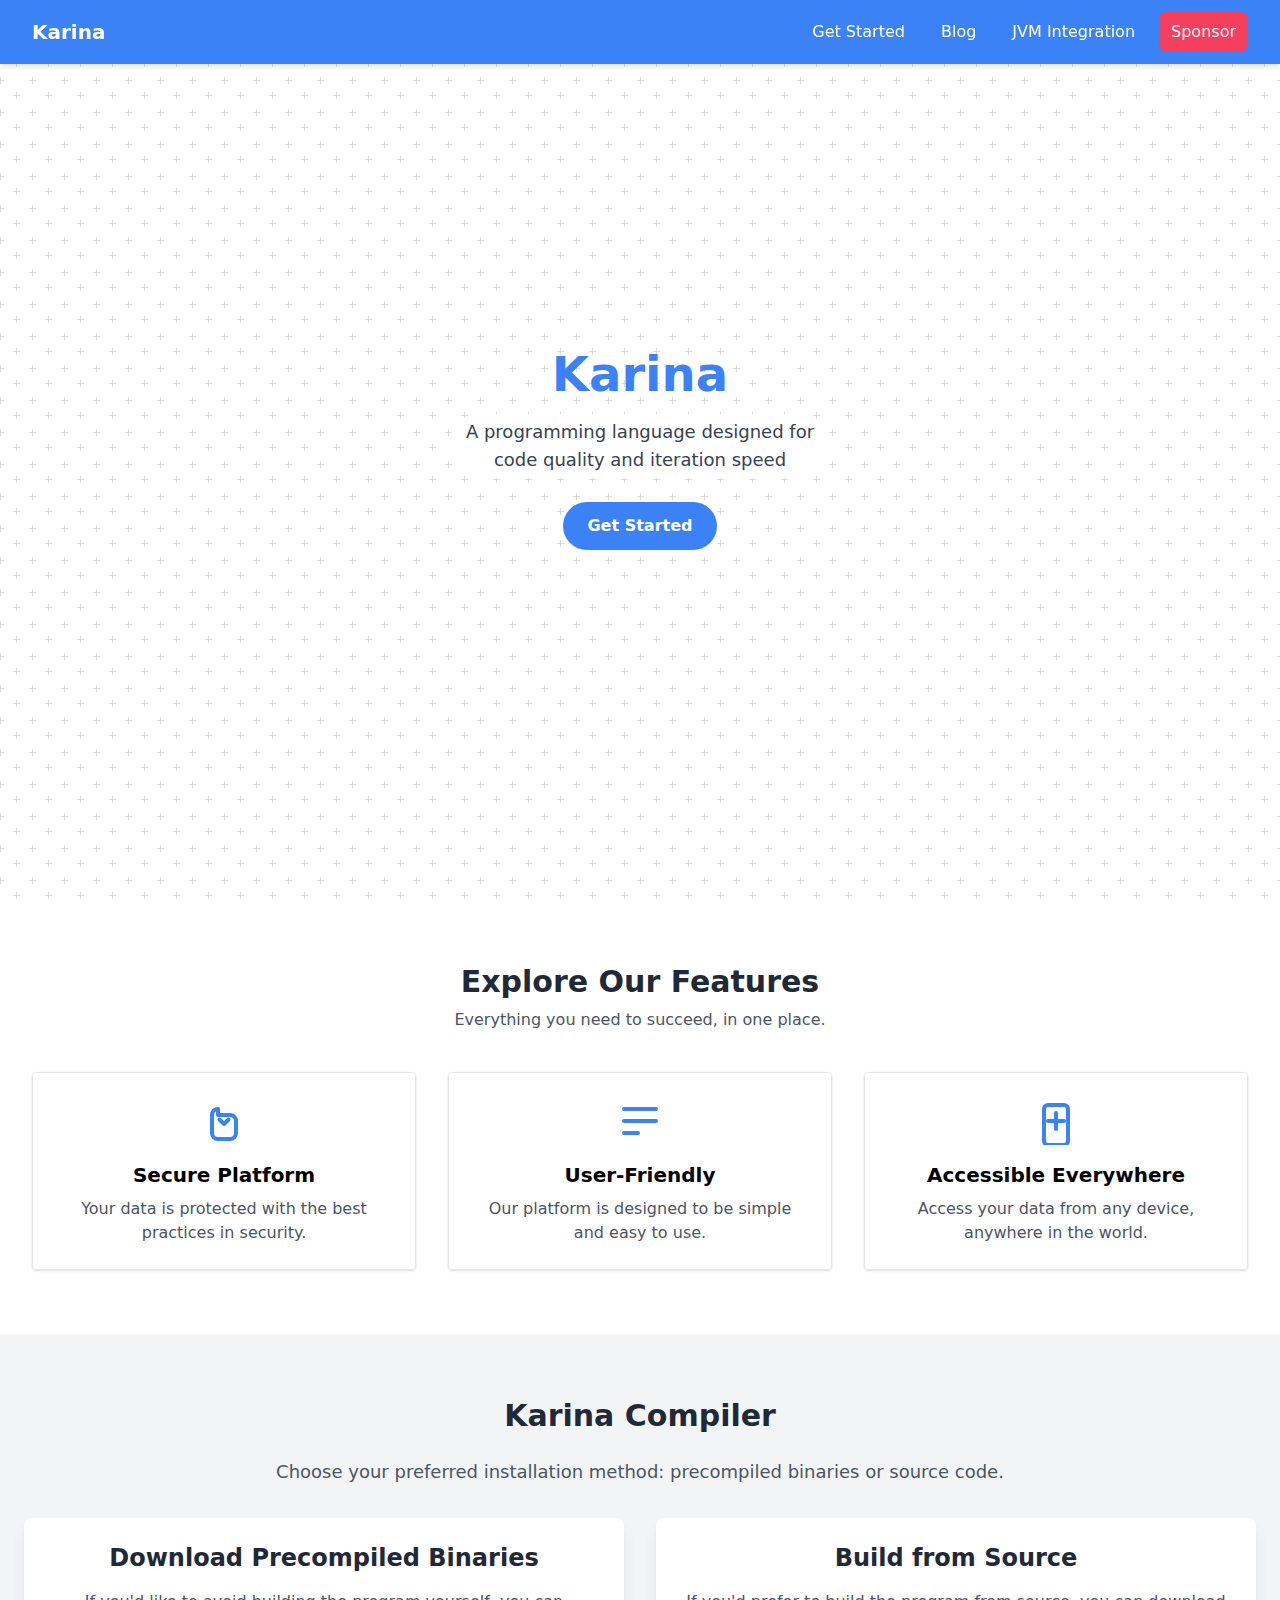
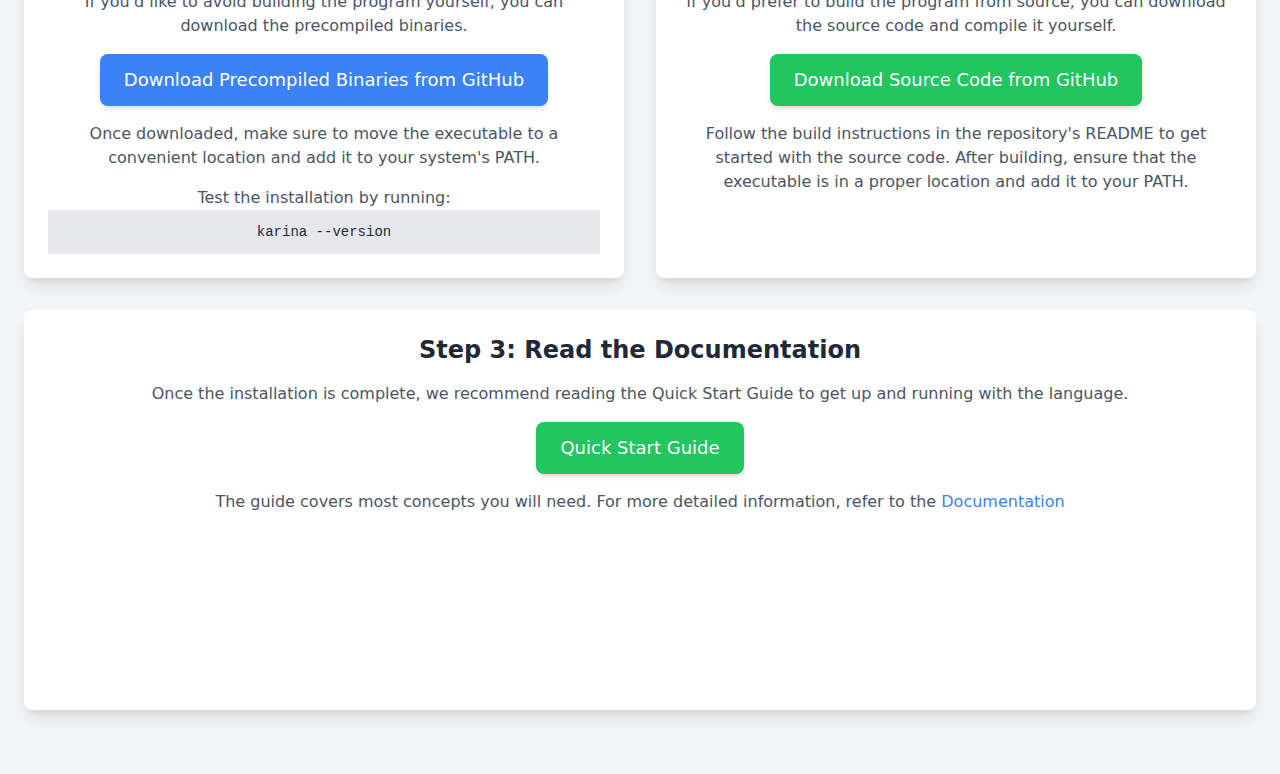
<file: index.html>
<!DOCTYPE html>
<html lang="en" style="scroll-behavior: smooth;">

<head>
  <meta charset="UTF-8">
  <meta name="viewport" content="width=device-width, initial-scale=1.0">
  <title>Karina Programming Language</title>

  <!-- <meta http-equiv="refresh" content="30" > -->
  <script src="tailwind.js"></script>
</head>

<body class="relative min-h-screen ">

  <nav class="bg-blue-500 text-white fixed top-0 left-0 w-full shadow-md z-50">
    <div class="max-w-7xl mx-auto px-4 sm:px-6 lg:px-8">
      <div class="flex justify-between items-center h-16">
        <!-- Logo -->
        <div class="flex-shrink-0">
          <a href="#" class="text-xl font-bold">Karina</a>
        </div>
        <!-- fe8439 -->
        <!-- Links -->
        <div class="hidden md:flex space-x-3">
          <a href="#getstarted" class="hover:bg-blue-600 px-3 py-2 rounded-lg">Get Started</a>
          <a href="blog/blog.html" class="hover:bg-blue-600 px-3 py-2 rounded-lg">Blog</a>
          <a href="#jvm" class="hover:bg-blue-600 px-3 py-2 rounded-lg">JVM Integration</a>
          <a href="#sponsor" class="hover:bg-rose-600 bg-rose-500 px-3 py-2 rounded-lg">Sponsor</a>
        </div>

        <!-- Mobile Menu Button -->
        <div class="md:hidden">
          <button id="mobile-menu-button" class="focus:outline-none">
            <svg class="w-6 h-6" xmlns="http://www.w3.org/2000/svg" fill="none" viewBox="0 0 24 24"
              stroke="currentColor">
              <path stroke-linecap="round" stroke-linejoin="round" stroke-width="2" d="M4 6h16M4 12h16M4 18h16" />
            </svg>
          </button>
        </div>
      </div>
    </div>

    <!-- Mobile Menu -->
    <div id="mobile-menu" class="md:hidden hidden bg-blue-500">
      <a href="#getstarted" class="block px-4 py-2 hover:bg-blue-600">Get Started</a>
      <a href="blog/blog.html" class="block px-4 py-2 hover:bg-blue-600">Blog</a>
      <a href="#jvm" class="block px-4 py-2 hover:bg-blue-600">JVM Integration</a>
      <a href="#sponsor" class="block px-4 py-2 hover:bg-blue-600">Sponsor</a>
    </div>
  </nav>


  <section id="home" class="relative h-screen flex items-center justify-center">

    <div class="text-center">
      <h1 class="text-5xl font-bold text-blue-500">Karina</h1>
      <p class="text-lg text-gray-700 mt-4 max-w-96 bg-white p-1 rounded-full">A programming language designed for code
        quality and iteration speed</p>
      <button class="mt-6 px-6 py-3 bg-blue-500 text-white font-bold rounded-full hover:bg-blue-600"
        onClick="window.location.href='#getstarted'">
        Get Started
      </button>


    </div>
  </section>


  <div class="absolute inset-0 -z-10 bg-fixed bg-white text-black hidden sm:block">

    <div class="h-full w-screen relative flex items-center justify-center"
      style="background-image: url('img/bg.png'); ">
    </div>

  </div>


  <section id="about" class="py-16 bg-white">
    <div class="max-w-7xl mx-auto px-4 sm:px-6 lg:px-8">
      <h2 class="text-3xl font-bold text-center text-gray-800">Explore Our Features</h2>
      <p class="text-center text-gray-600 mt-2">Everything you need to succeed, in one place.</p>

      <div class="mt-10 grid grid-cols-1 md:grid-cols-3 gap-8">
        <div class="text-center p-6 border rounded shadow">
          <div class="text-blue-500">
            <svg class="w-12 h-12 mx-auto" xmlns="http://www.w3.org/2000/svg" fill="none" viewBox="0 0 24 24"
              stroke="currentColor">
              <path stroke-linecap="round" stroke-linejoin="round" stroke-width="2"
                d="M9.75 11.25L12 13.5l2.25-2.25M9 9h6a3 3 0 013 3v6a3 3 0 01-3 3H9a3 3 0 01-3-3V9a3 3 0 013-3z" />
            </svg>
          </div>
          <h3 class="text-xl font-bold mt-4">Secure Platform</h3>
          <p class="text-gray-600 mt-2">Your data is protected with the best practices in security.</p>
        </div>
        <div class="text-center p-6 border rounded shadow">
          <div class="text-blue-500">
            <svg class="w-12 h-12 mx-auto" xmlns="http://www.w3.org/2000/svg" fill="none" viewBox="0 0 24 24"
              stroke="currentColor">
              <path stroke-linecap="round" stroke-linejoin="round" stroke-width="2" d="M4 6h16M4 12h16M4 18h7" />
            </svg>
          </div>
          <h3 class="text-xl font-bold mt-4">User-Friendly</h3>
          <p class="text-gray-600 mt-2">Our platform is designed to be simple and easy to use.</p>
        </div>
        <div class="text-center p-6 border rounded shadow">
          <div class="text-blue-500">
            <svg class="w-12 h-12 mx-auto" xmlns="http://www.w3.org/2000/svg" fill="none" viewBox="0 0 24 24"
              stroke="currentColor">
              <path stroke-linecap="round" stroke-linejoin="round" stroke-width="2"
                d="M8 12h8M12 8v8m4 8H8a2 2 0 01-2-2V6a2 2 0 012-2h8a2 2 0 012 2v16a2 2 0 01-2 2z" />
            </svg>
          </div>
          <h3 class="text-xl font-bold mt-4">Accessible Everywhere</h3>
          <p class="text-gray-600 mt-2">Access your data from any device, anywhere in the world.</p>
        </div>
      </div>
    </div>
  </section>

  <!-- <section id="getstarted" class="h-screen bg-cover bg-center"
    style="background-image: url('https://picsum.photos/1000/500');">
    <div class="bg-black bg-opacity-50 h-full flex items-center justify-center">
      <div class="text-center text-white">
        <h1 class="text-4xl font-bold">Discover Amazing Places</h1>
        <p class="mt-4 text-lg">Join us in exploring the world’s most stunning locations.</p>
        <a href="#services"
          class="mt-6 inline-block px-6 py-3 bg-blue-500 text-white font-bold rounded hover:bg-blue-600">
          Learn More
        </a>
      </div>
    </div>
  </section> -->

  <!-- <section id="getstarted" class="bg-gray-100 py-16">
    <div class="container mx-auto px-6 text-center">
      <h2 class="text-3xl font-semibold text-gray-800 mb-6">Install Karina</h2>
      <p class="text-lg text-gray-600 mb-8">Follow these steps to get started.</p>

      <div class="grid grid-cols-1 md:grid-cols-2 lg:grid-cols-3 gap-8">
        <div class="bg-white p-6 rounded-lg shadow-lg">
          <h3 class="text-2xl font-semibold text-gray-800 mb-4">Install</h3>
          <p class="text-gray-600 mb-4">Move the Executable to your desired location and add it to your PATH.

          </p>
          <div class="flex flex-col">
            <a href="#"
              class="inline-block px-6 py-3 bg-blue-500 text-white text-lg font-medium rounded-lg shadow-md hover:bg-blue-600 transition">
              Prebuilt binaries
            </a>
            <a href="#"
              class="inline-block px-6 py-3 mt-4 bg-blue-500 text-white text-lg font-medium rounded-lg shadow-md hover:bg-blue-600 transition">
              Source code
            </a>
          </div>
        </div>

        <div class="bg-white p-6 rounded-lg shadow-lg">
          <h3 class="text-2xl font-semibold text-gray-800 mb-4">Step 2: Install</h3>
          <p class="text-gray-600 mb-4">Run the installer and follow the on-screen instructions.</p>
          <ul class="list-inside list-disc text-gray-600 mb-4">
            <li>Double-click the downloaded file.</li>
            <li>Click "Install" and wait for the process to complete.</li>
            <li>Once done, the software will be ready to use!</li>
          </ul>
        </div>
        <div class="bg-white p-6 rounded-lg shadow-lg">
          <h3 class="text-2xl font-semibold text-gray-800 mb-4">Step 3: Launch</h3>
          <p class="text-gray-600 mb-4">Once installed, launch the software to start using it.</p>
          <a href="#"
            class="inline-block px-6 py-3 bg-green-500 text-white text-lg font-medium rounded-lg shadow-md hover:bg-green-600 transition">Open
            Software</a>
        </div>
      </div>
    </div>
  </section> -->
  <section id="getstarted" class="bg-gray-100 py-16">
    <div class="container mx-auto px-6 text-center">
      <h2 class="text-3xl font-semibold text-gray-800 mb-6">Karina Compiler</h2>
      <p class="text-lg text-gray-600 mb-8">Choose your preferred installation method: precompiled binaries or source
        code.</p>

      <div class="grid grid-cols-1 md:grid-cols-2 lg:grid-cols-2 gap-8">
        <!-- First Component: Download Precompiled Binaries -->
        <div class="bg-white p-6 rounded-lg shadow-lg justify-between">
          <h3 class="text-2xl font-semibold text-gray-800 mb-4">Download Precompiled Binaries</h3>
          <p class="text-gray-600 mb-4">If you'd like to avoid building the program yourself, you can download the
            precompiled binaries.</p>
          <a href="https://github.com/Plixo2/Karina/releases"
            class="inline-block px-6 py-3 bg-blue-500 text-white text-lg font-medium rounded-lg shadow-md hover:bg-blue-600 transition">Download
            Precompiled Binaries from GitHub</a>
          <p class="text-gray-600 mt-4">Once downloaded, make sure to move the executable to a convenient location and
            add it to your system's PATH.</p>
          <p class="text-gray-600 mt-4">Test the installation by running:</p>
          <pre class="bg-gray-200 p-3 text-sm text-gray-800 font-mono">karina --version</pre>
        </div>

        <!-- Second Component: Build from Source -->
        <div class="bg-white p-6 rounded-lg shadow-lg justify-between">
          <h3 class="text-2xl font-semibold text-gray-800 mb-4">Build from Source</h3>
          <p class="text-gray-600 mb-4">If you'd prefer to build the program from source, you can download the source
            code and compile it yourself.</p>
          <a href="https://github.com/Plixo2/Karina"
            class="inline-block px-6 py-3 bg-green-500 text-white text-lg font-medium rounded-lg shadow-md hover:bg-green-600 transition">Download
            Source Code from GitHub</a>
          <p class="text-gray-600 mt-4">Follow the build instructions in the repository's README to get started with the
            source code. After building, ensure that the executable is in a proper location and add it to your PATH.</p>
        </div>
      </div>

      <!-- Third Component: Documentation (On a new row, full width, same height as first row) -->
      <div class="bg-white p-6 rounded-lg shadow-lg mt-8 n min-h-[400px]">
        <h3 class="text-2xl font-semibold text-gray-800 mb-4">Step 3: Read the Documentation</h3>
        <p class="text-gray-600 mb-4">Once the installation is complete, we recommend reading the
            Quick Start Guide
          to get up and running with the language.
        </p>

        <a href="#quickstart"
        class="inline-block px-6 py-3 bg-green-500 text-white text-lg font-medium rounded-lg shadow-md hover:bg-green-600 transition">
        Quick Start Guide
      </a>

        <p class="text-gray-600 my-4 ">
          The guide covers most concepts you will need. 
          For more detailed information, refer to the   
          <a href="blog/blog.html" class="text-blue-500 hover:underline">
            Documentation
          </a>
        </p>
      </div>

    </div>
  </section>


  <script>
    // Mobile menu toggle
    const mobileMenuButton = document.getElementById('mobile-menu-button');
    const mobileMenu = document.getElementById('mobile-menu');

    mobileMenuButton.addEventListener('click', () => {
      mobileMenu.classList.toggle('hidden');
    });
  </script>
</body>

</html>
</file>
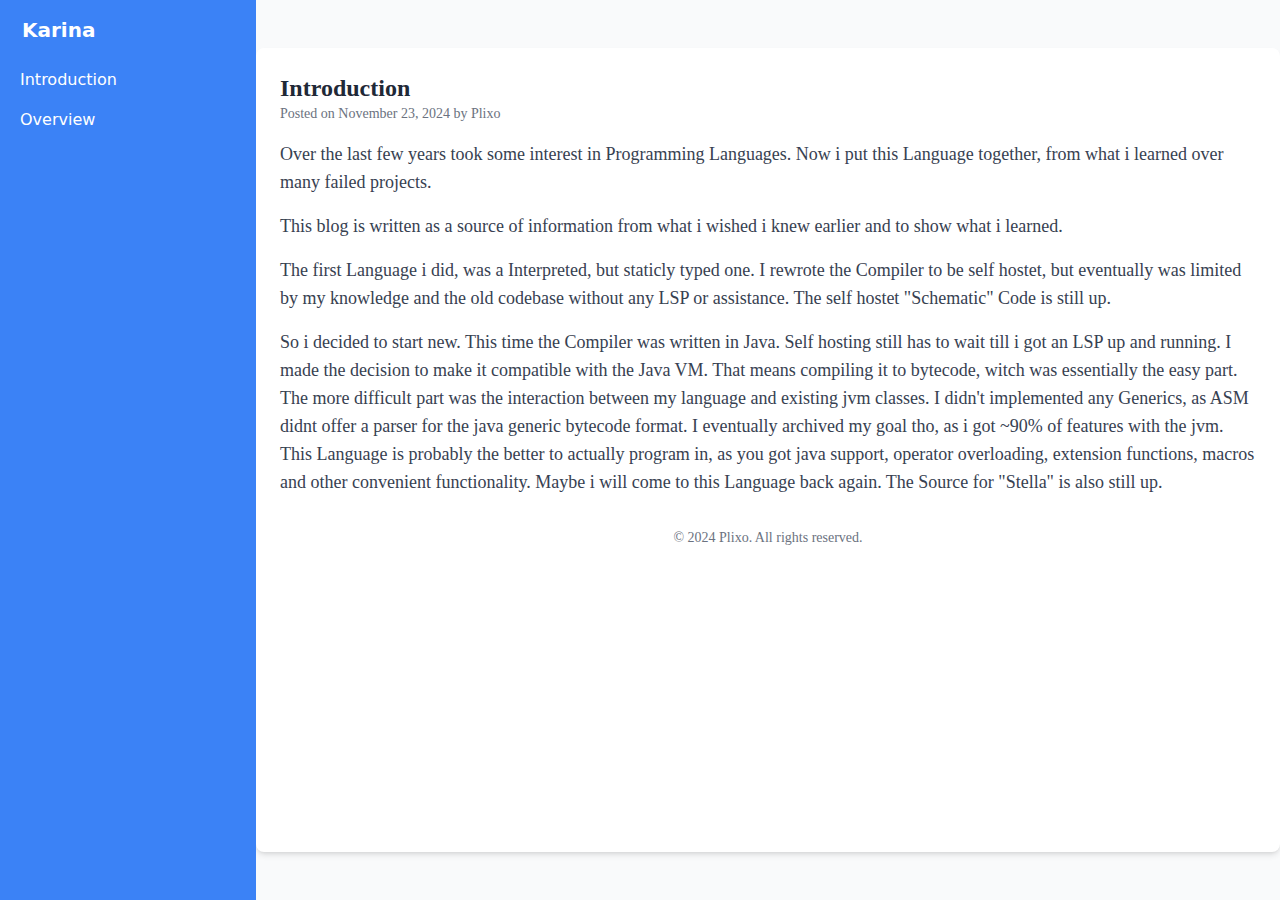
<file: blog/blog.html>
<!DOCTYPE html>
<html lang="en">

<head>
  <meta charset="UTF-8">
  <meta name="viewport" content="width=device-width, initial-scale=1.0">
  <title>Karina Blog</title>
  <script src="../tailwind.js"></script>
</head>

<body class="bg-gray-100 text-gray-800">

  <aside id="logo-sidebar"
    class="fixed top-0 left-0 z-40 w-64 h-screen transition-transform -translate-x-full sm:translate-x-0"
    aria-label="Sidebar">
    <div class="h-full px-3 py-4 overflow-y-auto bg-blue-500">
      <a href="../index.html" class="flex items-center ps-2.5 mb-5">
        <!-- <img src="https://flowbite.com/docs/images/logo.svg" class="h-6 me-3 sm:h-7" alt="Flowbite Logo" /> -->
        <span class="self-center text-xl font-semibold whitespace-nowrap text-white">Karina </span>
      </a>
      <ul class="space-y-2 font-medium">
        <li>
          <a href="#intro" class="flex items-center p-1 rounded-lg text-white hover:bg-blue-700  group">
            <span class="ms-1">Introduction</span>
          </a>
        </li>
        <li>
          <a href="#goals" class="flex items-center p-1 rounded-lg text-white hover:bg-blue-700  group">
            <span class="ms-1">Overview</span>
          </a>
        </li>
      </ul>
    </div>
  </aside>

  <div class="ml-0 sm:ml-64 transition-transform">
    <object id="contentDiv" class="w-full h-svh block" type="text/html" data="pages/intro.html">
        <p>Invalid Path</p>
    </object>
  </div>

  <script>
    function renderContent() {
      let hash = window.location.hash.slice(1); 
      if (!hash) hash = 'intro';

      document.getElementById('contentDiv').data = `pages/${hash}.html`;
    }
    window.addEventListener('load', renderContent);
    window.addEventListener('hashchange', renderContent);
  </script>
</body>

</html>
</file>
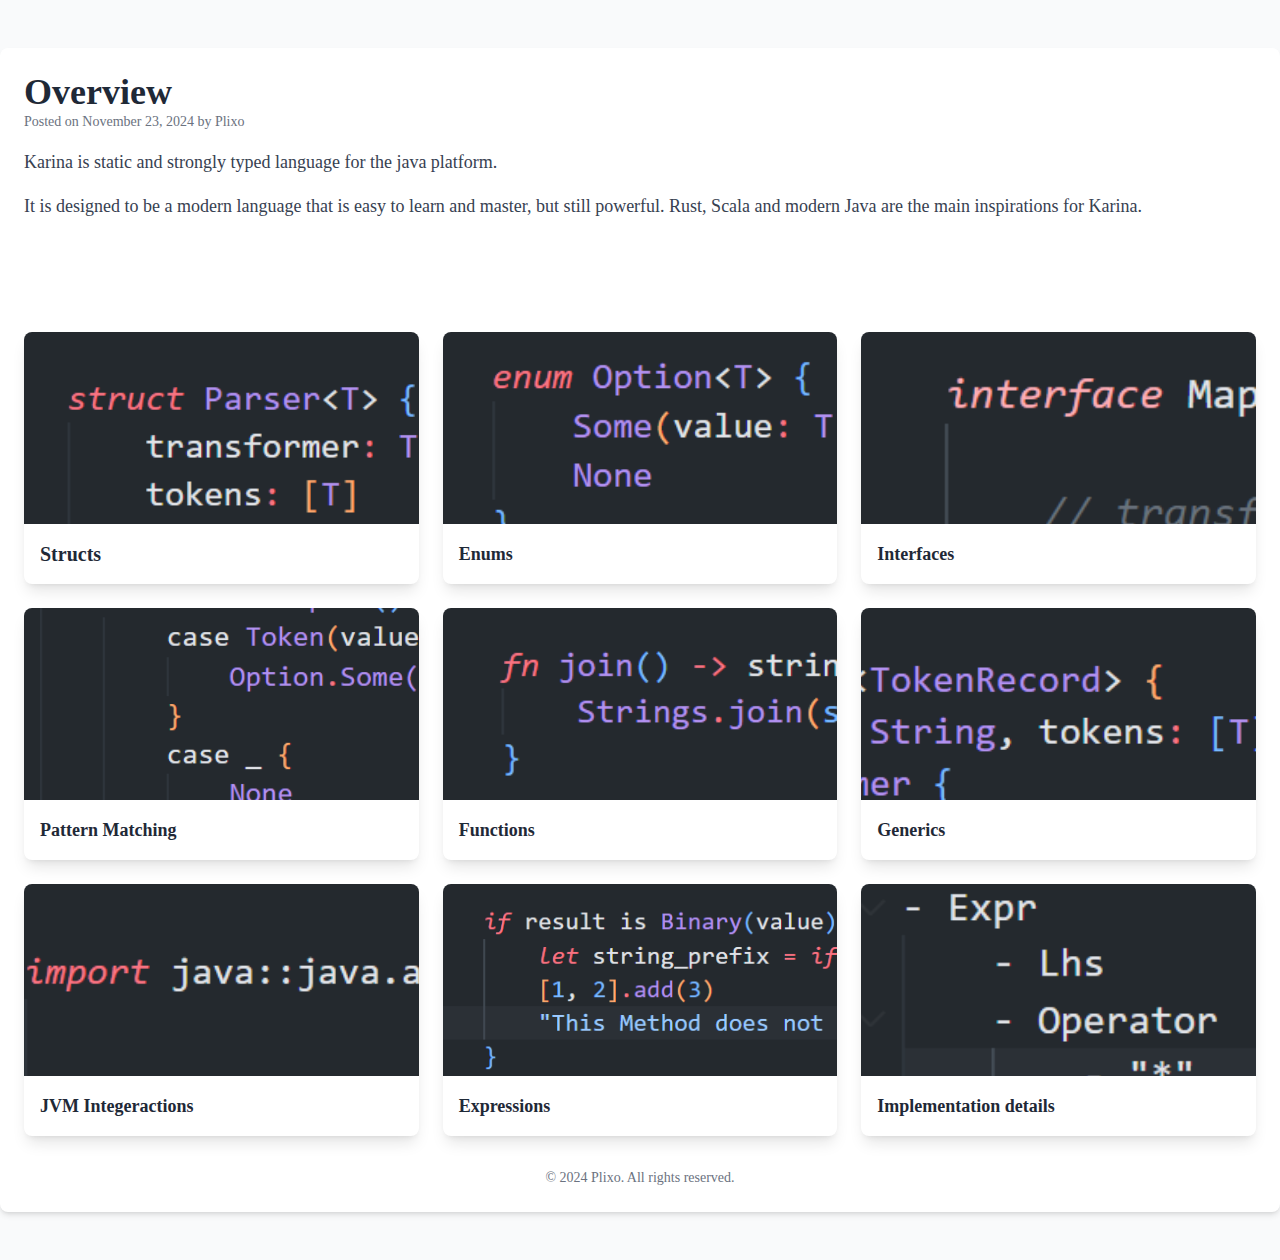
<file: blog/pages/goals.html>
<html>
<script src="../../tailwind.js"></script>

<body style="font-family: Verdana">

    <div class="flex justify-center min-h-screen py-12 bg-gray-50">
        <div class="max-w-7xl w-full p-6 bg-white shadow-md rounded-lg">
            <article class="space-y-6">
                <section>
                    <h2 class="text-4xl font-bold text-gray-800">Overview</h2>
                    <p class="text-sm text-gray-500">Posted on November 23, 2024 by Plixo</p>
                    <p class="text-lg text-gray-700 mt-4">
                        Karina is static and strongly typed language for the java platform. 
                        
                    </p>
                    <p class="text-lg text-gray-700 mt-4 mb-28">
                        It is designed to be a modern language that is easy to learn and master, but still powerful. 
                        Rust, Scala and modern Java are the main inspirations for Karina.
                    </p>

                    
                </section>


                <section>

                    <div class="grid grid-cols-3 gap-6 group">
                        <!-- Card 1 -->
                        <div
                            class="bg-white rounded-lg shadow-lg overflow-hidden transform  hover:rotate-1 hover:scale-105 group-hover:blur-sm hover:!blur-none transition">
                            <img src="../../img/struct.png" alt="Placeholder Image"
                                class="w-full h-48 object-cover">
                            <div class="p-4">
                                <h2 class="text-xl font-bold text-gray-800">Structs</h2>
                            </div>
                        </div>

                        <!-- Card 2 -->
                        <div
                            class="bg-white rounded-lg shadow-lg overflow-hidden transform hover:-rotate-1 hover:scale-105 group-hover:blur-sm hover:!blur-none transition">
                            <img src="../../img/enum.png" alt="Placeholder Image"
                                class="w-full h-48 object-cover">
                            <div class="p-4">
                                <h2 class="text-lg font-bold text-gray-800">Enums</h2>
                            </div>
                        </div>

                        <!-- Card 3 -->
                        <div
                            class="bg-white rounded-lg shadow-lg overflow-hidden transform hover:rotate-1 hover:scale-105 group-hover:blur-sm hover:!blur-none transition">
                            <img src="../../img/interface.png" alt="Placeholder Image"
                                class="w-full h-48 object-cover">
                            <div class="p-4">
                                <h2 class="text-lg font-bold text-gray-800">Interfaces</h2>
                            </div>
                        </div>

                        <!-- Card 4 -->
                        <div
                            class="bg-white rounded-lg shadow-lg overflow-hidden transform hover:-rotate-1 hover:scale-105 group-hover:blur-sm hover:!blur-none transition">
                            <img src="../../img/patterns.png" alt="Placeholder Image"
                                class="w-full h-48 object-cover">
                            <div class="p-4">
                                <h2 class="text-lg font-bold text-gray-800">Pattern Matching</h2>
                            </div>
                        </div>

                        <!-- Card 5 -->
                        <div
                            class="bg-white rounded-lg shadow-lg overflow-hidden transform hover:rotate-1 hover:scale-105 group-hover:blur-sm hover:!blur-none transition"> 
                            <img src="../../img/func.png" alt="Placeholder Image"
                                class="w-full h-48 object-cover">
                            <div class="p-4">
                                <h2 class="text-lg font-bold text-gray-800">Functions</h2>
                            </div>
                        </div>

                        <!-- Card 6 -->
                        <div
                            class="bg-white rounded-lg shadow-lg overflow-hidden transform hover:-rotate-1 hover:scale-105 group-hover:blur-sm hover:!blur-none transition">
                            <img src="../../img/generic.png" alt="Placeholder Image"
                                class="w-full h-48 object-cover">
                            <div class="p-4">
                                <h2 class="text-lg font-bold text-gray-800">Generics</h2>
                            </div>
                        </div>

                        <!-- Card 7 -->
                        <div
                            class="bg-white rounded-lg shadow-lg overflow-hidden transform hover:rotate-1 hover:scale-105 group-hover:blur-sm hover:!blur-none transition">
                            <img src="../../img/jvm.png" alt="Placeholder Image"
                                class="w-full h-48 object-cover">
                            <div class="p-4">
                                <h2 class="text-lg font-bold text-gray-800">JVM Integeractions</h2>
                            </div>
                        </div>

                        <!-- Card 8 -->
                        <div
                            class="bg-white rounded-lg shadow-lg overflow-hidden transform hover:-rotate-1 hover:scale-105 group-hover:blur-sm hover:!blur-none transition">
                            <img src="../../img/expr.png" alt="Placeholder Image"
                                class="w-full h-48 object-cover">
                            <div class="p-4">
                                <h2 class="text-lg font-bold text-gray-800">Expressions</h2>
                            </div>
                        </div>

                        <!-- Card 9 -->
                        <div
                            class="bg-white rounded-lg shadow-lg overflow-hidden transform hover:rotate-1 hover:scale-105 group-hover:blur-sm hover:!blur-none transition">
                            <img src="../../img/impl.png" alt="Placeholder Image"
                                class="w-full h-48 object-cover">
                            <div class="p-4">
                                <h2 class="text-lg font-bold text-gray-800">Implementation details</h2>
                            </div>
                        </div>
                    </div>

                </section>

            </article>

            <footer class="mt-8 text-center text-gray-500 text-sm">
                <p>&copy; 2024 Plixo. All rights reserved.</p>
            </footer>
        </div>
    </div>



</body>

</html>
</file>
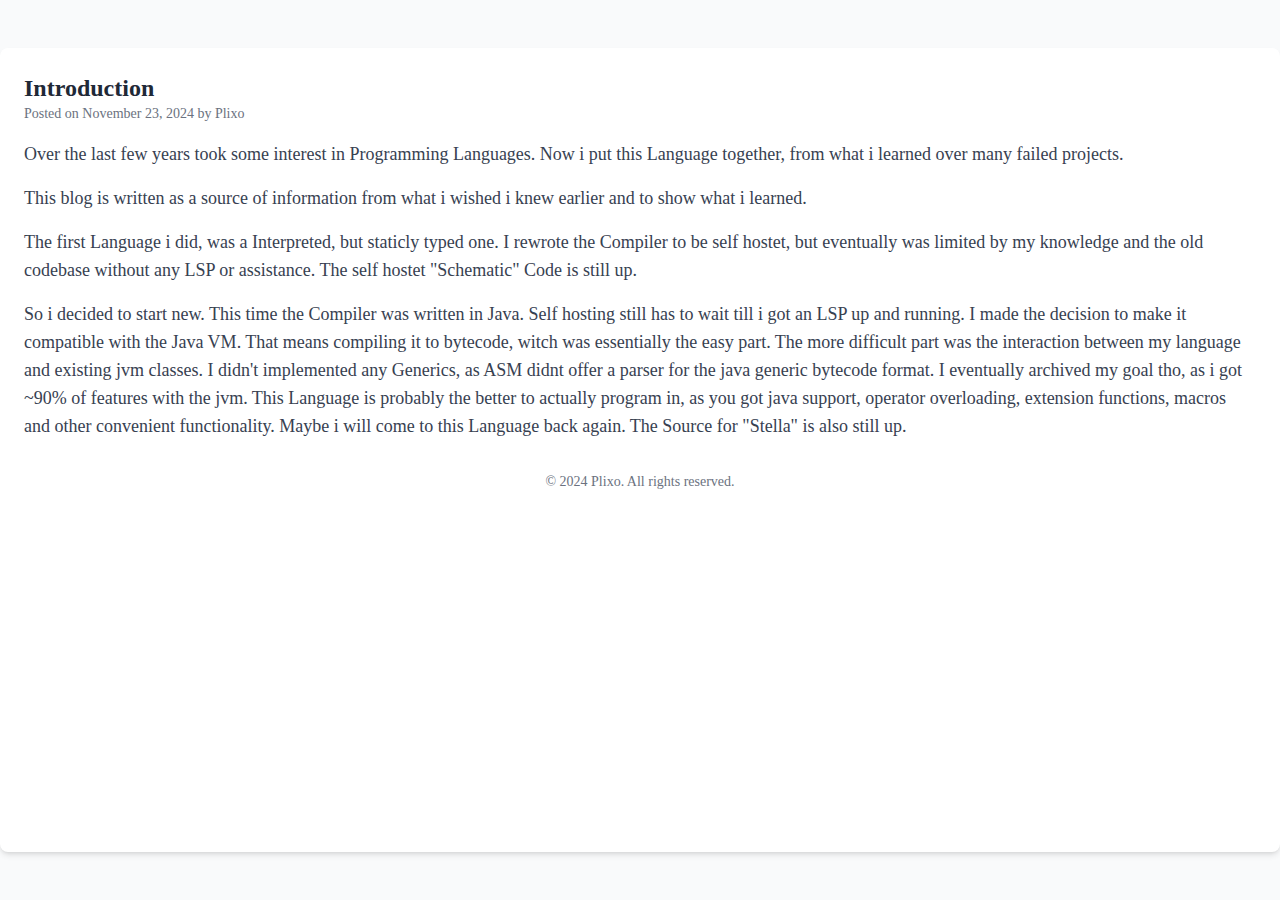
<file: blog/pages/intro.html>
<html>
<script src="../../tailwind.js"></script>

<body style="font-family: Verdana">

    <div class="flex justify-center min-h-screen py-12 bg-gray-50">
        <div class="max-w-7xl w-full p-6 bg-white shadow-md rounded-lg">
            <article class="space-y-6">
                <section>
                    <h2 class="text-2xl font-semibold text-gray-800">Introduction</h2>
                    <p class="text-sm text-gray-500">Posted on November 23, 2024 by Plixo</p>
                    <p class="text-lg text-gray-700 mt-4">
                        Over the last few years took some interest in Programming Languages. Now i put this Language
                        together, from what
                        i learned over many failed projects.
                    </p>
                    <p class="text-lg text-gray-700 mt-4">
                        This blog is written as a source of information from what i wished i knew earlier and to show
                        what i learned.
                    </p>

                    <p class="text-lg text-gray-700 mt-4">
                        The first Language i did, was a Interpreted, but staticly typed one. I rewrote the Compiler to
                        be self hostet,
                        but
                        eventually was limited by my knowledge and the old codebase without any LSP or assistance. The
                        self hostet
                        "Schematic" Code is still up.
                    </p>

                    <p class="text-lg text-gray-700 mt-4">
                        So i decided to start new. This time the Compiler was written in Java.
                        Self hosting still has to wait till i got an LSP up and running. I made the decision to make it
                        compatible with the Java VM. That means compiling it to bytecode, witch was essentially the easy
                        part. The more difficult part was the interaction between my language and existing jvm classes.
                        I didn't implemented any Generics, as ASM didnt offer a parser for the java generic bytecode
                        format. I eventually archived my goal tho, as i got ~90% of features with the jvm. This Language
                        is probably the better to actually program in, as you got java support, operator overloading,
                        extension functions, macros and other convenient functionality.
                        Maybe i will come to this Language back again. The Source for "Stella" is also still up.
                    </p>
                </section>
            </article>

            <footer class="mt-8 text-center text-gray-500 text-sm">
                <p>&copy; 2024 Plixo. All rights reserved.</p>
            </footer>
        </div>
    </div>



</body>

</html>
</file>
